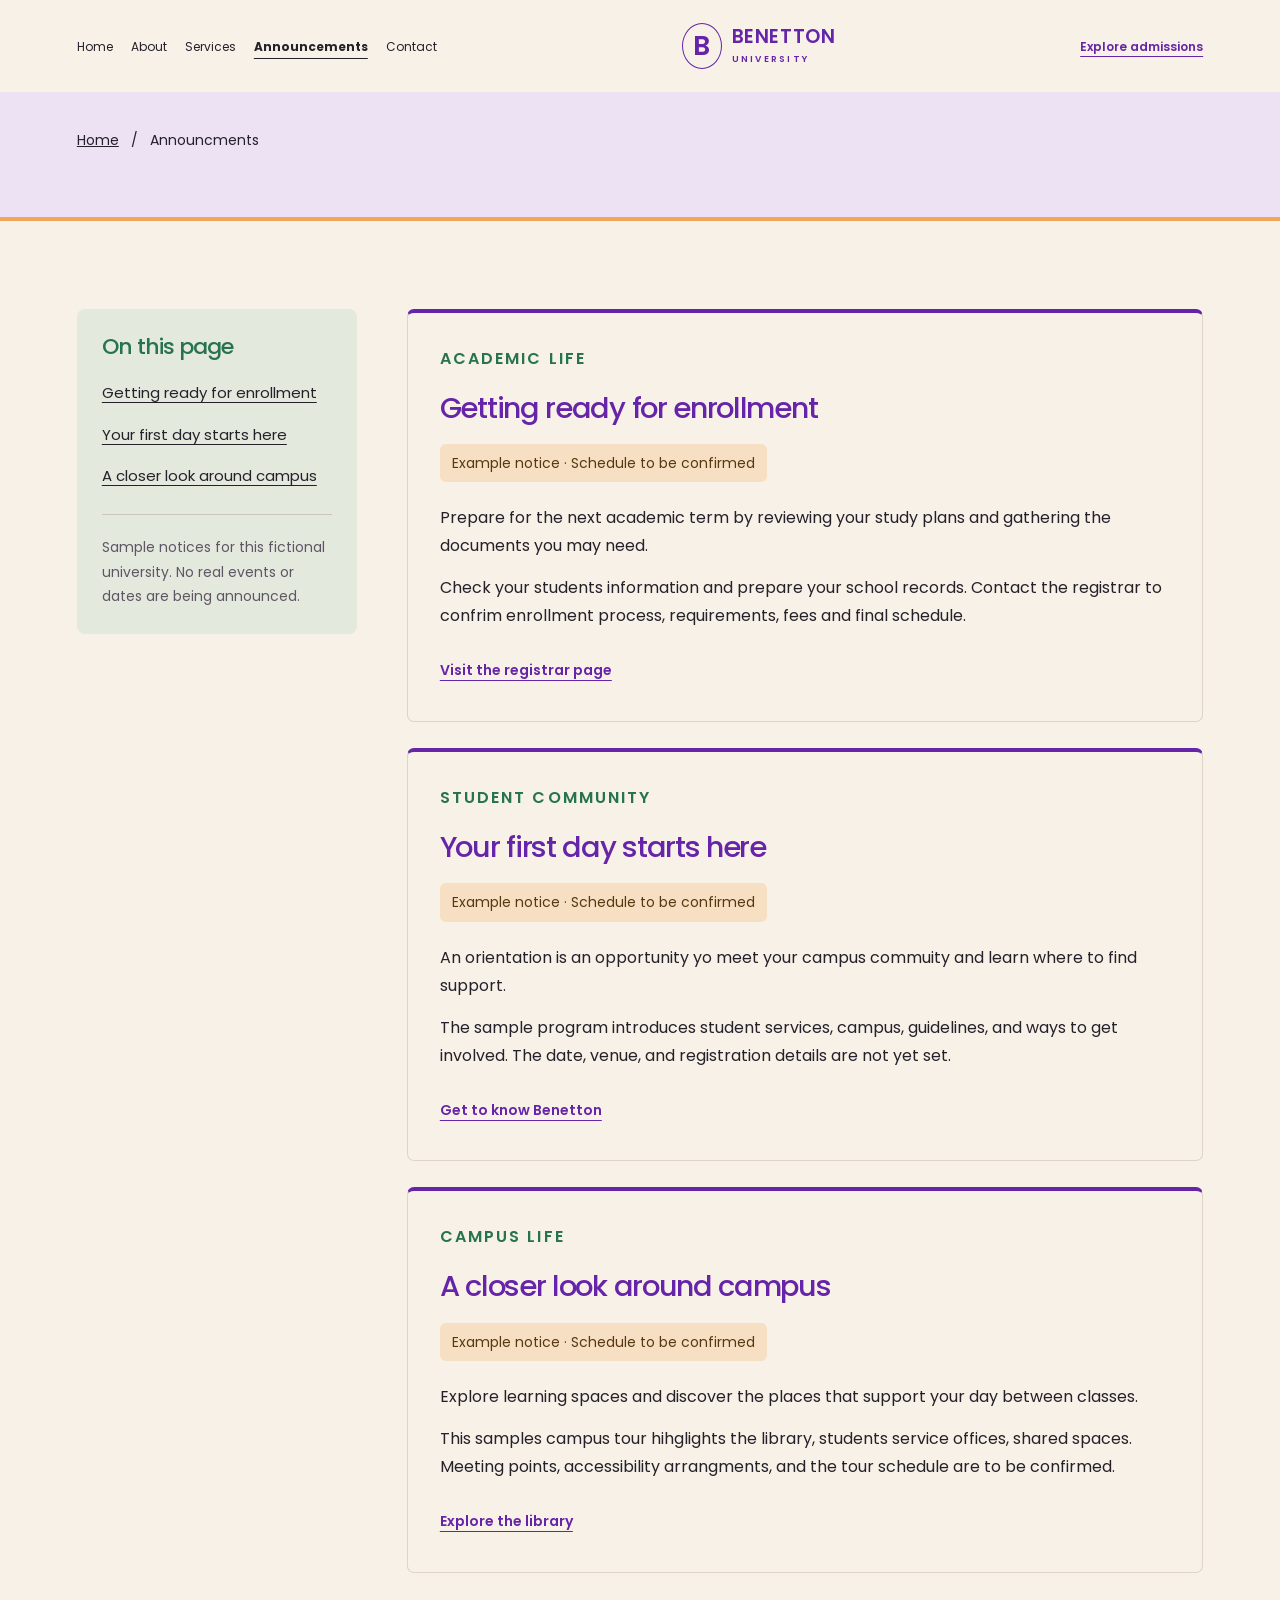
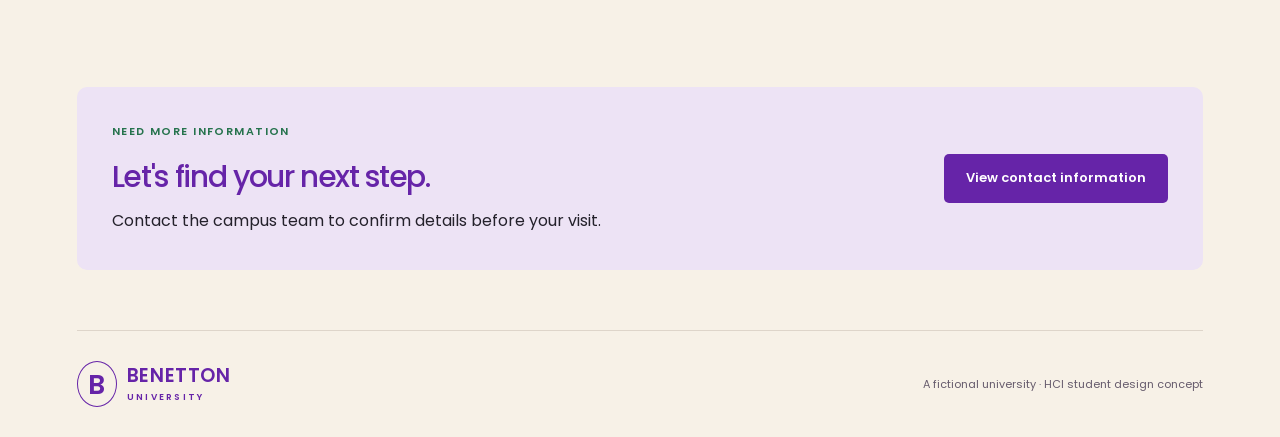
<file: announcement.html>
<!DOCTYPE html>
<html lang="en">
<head>
  <meta charset="UTF-8">
  <meta name="viewport" content="width=device-width, initial-scale=1.0">

  <title>Announcements | Benetton University</title>

  <meta
    name="description"
    content="Read campus updates, enrollment reminders, and student community notices in one place."
  >

  <link rel="preconnect" href="https://fonts.googleapis.com">
  <link rel="preconnect" href="https://fonts.gstatic.com" crossorigin>

  <link
    href="https://fonts.googleapis.com/css2?family=Poppins:ital,wght@0,400;0,500;0,600;0,700;1,400&display=swap"
    rel="stylesheet"
  >

  <link rel="stylesheet" href="styles.css">
</head>

<body>

    <a class="skip" href="#main">Skip to content</a>

    <!-- MAIN NAVIGATION -->
    <header>
        <div class="wrap header-inner">

            <nav aria-label="Main navigation">
                <a href="index.html#home">Home</a>
                <a href="about.html">About</a>
                <a href="index.html#services">Services</a>
                <a href="announcement.html" aria-current="page">Announcements</a>
                <a href="index.html#contact">Contact</a>
            </nav>

            <a class="brand" href="index.html#home">
                <span class="seal">B</span>
                <span>
                    BENETTON
                    <small>UNIVERSITY</small>
                </span>
            </a>

            <a class="header-cta" href="index.html#admissions">
                Explore admissions
            </a>
        </div>
    </header>

    <main>

        <!-- PAGE TITLE -->
         <section class="page-intro">
            <div class="wrap">

                <nav class="breadcrumbs" aria-label="Breadcrumb">
                    <a href="index.html">Home</a>
                    <span>/</span>
                    <span aria-current="page">Announcments</span>
                </nav>
            </div>
         </section>

         <section class="section wrap announcement-layout">

            <!-- SHORTCUTS TO EACH ANNOUNCMENT -->
            <aside class="notice-index">

                <h2>On this page</h2>

                <a href="#enrollment">Getting ready for enrollment</a>
                <a href="#orientation">Your first day starts here</a>
                <a href="#campus-tour">A closer look around campus</a>

                <p class="demo-note">
                    Sample notices for this fictional university.
                    No real events or dates are being announced.
                </p>
            </aside>

            <!-- FULL ANNOUNCEMENT -->
            <div class="notice-list">

                <article id="enrollment" class="notice">

                    <p class="eyebrow">ACADEMIC LIFE</p>

                    <h2>Getting ready for enrollment</h2>

                    <span class="notice-status">
                        Example notice · Schedule to be confirmed
                    </span>

                    <p>
                        Prepare for the next academic term by reviewing your study plans and gathering the documents you may need.
                    </p>

                    <p>
                        Check your students information and prepare your school records. Contact the registrar to confrim enrollment process, requirements, fees and final schedule.
                    </p>

                    <a class="service-link" href="registrar.html">
                        Visit the registrar page
                    </a>
                </article>

                <article id="orientation" class="notice">

                    <p class="eyebrow">STUDENT COMMUNITY</p>

                    <h2>Your first day starts here</h2>

                    <span class="notice-status">
                        Example notice · Schedule to be confirmed
                    </span>

                    <p>
                        An orientation is an opportunity yo meet your campus commuity and learn where to find support.
                    </p>

                    <p>
                        The sample program introduces student services, campus, guidelines, and ways to get involved. The date, venue, and registration details are not yet set.
                    </p>

                    <a class="service-link" href="about.html">
                        Get to know Benetton
                    </a>

                </article>

                <article id="campus-tour" class="notice">
                    
                    <p class="eyebrow">CAMPUS LIFE</p>

                    <h2>A closer look around campus</h2>

                    <span class="notice-status">
                        Example notice · Schedule to be confirmed
                    </span>

                    <p>
                        Explore learning spaces and discover the places that support your day between classes.
                    </p>

                    <p>
                        This samples campus tour hihglights the library, students service offices, shared spaces. Meeting points, accessibility arrangments, and the tour schedule are to be confirmed.
                    </p>

                    <a class="service-link" href="library.html">
                        Explore the library
                    </a>
                    
                </article>

            </div>

         </section>
         
         <section class="wrap next-step"> 
            
            <div>
                <p class="eyebrow">NEED MORE INFORMATION</p>
                <h2>Let's find your next step.</h2>
                <p>Contact the campus team to confirm details before your visit.</p>
            </div>

            <a class="button purple" href="index.html#contact">
                View contact information
            </a>
    </main>

     <footer class="wrap">

        <a class="brand" href="index.html#home">
            <span class="seal">B</span>
            <span>
                BENETTON
                <small>UNIVERSITY</small>
            </span>
        </a>

         <div>
             <p>A fictional university · HCI student design concept</p>
         </div>

     </footer>
</body>
    
</html>
</file>
<file: styles.css>
/* =========================================
   COLORS AND GENERAL STYLES
   ========================================= */

:root {
  --purple: #6624a8;
  --green: #26734d;
  --orange: #f2a65a;
  --cream: #f7f1e7;
  --text: #24212b;
  --line: #ded5ca;
}

* {
  box-sizing: border-box;
}

html {
  scroll-behavior: smooth;
  scroll-padding-top: 22px;
}

body {
  margin: 0;
  background: var(--cream);
  color: var(--text);
  font: 16px / 1.75 "Poppins", sans-serif;
}

button,
input,
select,
textarea {
  font: inherit;
}

h1,
h2,
h3,
p,
figure {
  margin: 0;
}

h1,
h2,
h3 {
  line-height: 1.22;
}

h1,
h2 {
  font-weight: 500;
  letter-spacing: -0.045em;
}

h1 {
  font-size: clamp(38px, 4.6vw, 66px);
}

h2 {
  font-size: clamp(30px, 3vw, 43px);
}

h3 {
  font-size: 21px;
  font-weight: 600;
}

p + p {
  margin-top: 14px;
}

a {
  color: inherit;
}

img {
  display: block;
  width: 100%;
  object-fit: cover;
}

.wrap {
  width: min(1150px, 88%);
  margin: auto;
}

.section {
  padding: 88px 0;
}

.eyebrow {
  font-size: 11px;
  font-weight: 600;
  letter-spacing: 0.13em;
  color: var(--green);
  margin-bottom: 18px;
}


/* =========================================
   HEADER AND NAVIGATION
   ========================================= */

.header-inner {
  display: flex;
  align-items: center;
  justify-content: space-between;
  gap: 25px;
  padding: 23px 0;
}

.brand {
  display: flex;
  align-items: center;
  gap: 10px;
  color: var(--purple);
  text-decoration: none;
  font-size: 19px;
  font-weight: 600;
  letter-spacing: 0.03em;
  line-height: 1.1;
}

.brand small {
  display: block;
  font-size: 9px;
  letter-spacing: 0.25em;
  margin-top: 7px;
}

.seal {
  width: 40px;
  height: 46px;
  border: 1px solid var(--purple);
  border-radius: 50%;
  display: grid;
  place-items: center;
  font-size: 27px;
}

nav {
  display: flex;
  flex-wrap: wrap;
  gap: 18px;
}

nav a {
  font-size: 12px;
  text-decoration: none;
  padding: 10px 0;
}

nav a:hover {
  text-decoration: underline;
  text-underline-offset: 6px;
}

.header-cta {
  font-size: 12px;
  font-weight: 600;
  color: var(--purple);
  text-underline-offset: 5px;
}


/* =========================================
   HOME BANNER
   ========================================= */

.hero {
  width: calc(100% - 32px);
  max-width: 1600px;
  margin: auto;
  min-height: 600px;
  border-radius: 12px;
  position: relative;
  overflow: hidden;
  display: grid;
  place-items: center;
  text-align: center;
  padding: 65px 20px;
}

.hero-bg,
.hero-shade {
  position: absolute;
  inset: 0;
  height: 100%;
}

.hero-shade {
  background: linear-gradient(
    180deg,
    #21152d88,
    #21152db5
  );
}

.hero-content {
  position: relative;
  color: white;
  max-width: 950px;
}

.hero-seal {
  font-size: 44px;
  border: 2px solid #f7f1e7aa;
  border-radius: 50%;
  width: 78px;
  height: 86px;
  margin: 0 auto 24px;
  display: grid;
  place-items: center;
}

.hero .eyebrow {
  color: var(--orange);
  font-size: 10px;
}

.hero-content > p:not(.eyebrow) {
  margin: 22px 0 28px;
  font-size: 15px;
}


/* =========================================
   BUTTONS
   ========================================= */

.button {
  display: inline-block;
  padding: 13px 22px;
  border-radius: 5px;
  font-size: 13px;
  font-weight: 600;
  text-decoration: none;
  transition:
    transform 0.2s,
    background 0.2s;
}

.button:hover {
  transform: translateY(-3px);
}

.purple {
  background: var(--purple);
  color: white;
}

.purple:hover {
  background: #4f1788;
}

.orange {
  background: var(--orange);
  color: var(--text);
}

.orange:hover {
  background: #ffc17d;
}


/* =========================================
   PROGRAMS
   ========================================= */

.programs {
  display: grid;
  grid-template-columns: 0.9fr 1.1fr;
  gap: 85px;
  align-items: center;
}

.program-intro h2 {
  color: var(--purple);
  margin-bottom: 24px;
}

.program-intro > p:not(.eyebrow) {
  font-size: 15px;
  color: #635b67;
  margin-bottom: 28px;
  max-width: 400px;
}

.section-number {
  display: block;
  margin-top: 50px;
  font-size: 11px;
  color: var(--green);
  letter-spacing: 0.17em;
}

.program-grid {
  display: grid;
  grid-template-columns: 1fr 1fr;
  gap: 20px;
  padding-bottom: 32px;
}

.program-card {
  position: relative;
  height: 230px;
  overflow: hidden;
  border-radius: 7px;
  background: var(--green);
  color: white;
  text-decoration: none;
}

.program-card:nth-child(even) {
  transform: translateY(32px);
}

.program-card::after {
  content: "";
  position: absolute;
  inset: 0;
  background: linear-gradient(
    transparent 20%,
    #17121bdd
  );
}

.program-card img {
  height: 100%;
  transition: transform 0.3s;
}

.program-card:hover img {
  transform: scale(1.06);
}

.program-card > div {
  position: absolute;
  bottom: 20px;
  left: 18px;
  right: 18px;
  z-index: 1;
}

.program-card small {
  font-size: 8px;
  letter-spacing: 0.08em;
}

.program-card h3 {
  font-size: 17px;
  margin-top: 5px;
}


/* =========================================
   ABOUT SECTION ON THE HOMEPAGE
   ========================================= */

.about-band {
  background: var(--purple);
  color: white;
  padding-top: 64px;
  position: relative;
  margin-bottom: 90px;
}

.about-grid {
  display: grid;
  grid-template-columns: 1fr 1.15fr;
  gap: 75px;
  position: relative;
  z-index: 1;
}

.about-band .eyebrow {
  color: var(--orange);
}

.about-band h2 {
  font-size: 38px;
  margin-bottom: 26px;
}

.light-link {
  font-size: 13px;
  text-underline-offset: 6px;
}

.about-grid > div > p:not(.eyebrow) {
  font-size: 14px;
  margin-bottom: 25px;
}

.about-grid img {
  height: 285px;
  position: relative;
  margin-bottom: -65px;
  border-radius: 4px;
}

.outline-word {
  font-size: clamp(55px, 8vw, 110px);
  font-weight: 600;
  line-height: 1.2;
  color: transparent;
  -webkit-text-stroke: 1px #ffffff55;
  padding: 20px 6% 0;
  white-space: nowrap;
  overflow: hidden;
}


/* =========================================
   ENROLLMENT AND FEE CARDS
   ========================================= */

.fees {
  display: grid;
  grid-template-columns: 1.1fr 1fr 1fr;
  gap: 24px;
  padding-top: 25px;
  align-items: start;
}

.fees > div {
  padding-right: 20px;
}

.fees h2 {
  color: var(--purple);
  margin-bottom: 22px;
}

.fees > div > p:not(.eyebrow) {
  font-size: 14px;
  color: #635b67;
  margin-bottom: 24px;
}

.fee-card {
  background: var(--purple);
  color: white;
  padding: 30px 25px;
  border-radius: 5px;
  min-height: 330px;
}

.fee-card .eyebrow {
  color: var(--orange);
  font-size: 10px;
}

.fee-card h3 {
  font-size: 21px;
}

.fee-card ul {
  padding-left: 18px;
  font-size: 13px;
  line-height: 1.8;
  margin: 24px 0;
}

.fee-card li {
  margin-bottom: 10px;
}

.fee-card.light {
  background: #e4e9de;
  color: var(--text);
}

.fee-card.light .eyebrow {
  color: var(--green);
}

.note {
  font-size: 11px;
  border-top: 1px solid #ffffff50;
  padding-top: 13px;
}

.light .note {
  border-color: #b9c8b4;
}


/* =========================================
   CAMPUS LIFE
   ========================================= */

.campus-band {
  background: var(--green);
  color: white;
  padding-top: 45px;
}

.campus-heading {
  display: grid;
  grid-template-columns: 1fr 2fr;
  gap: 30px;
  padding-bottom: 35px;
  align-items: start;
}

.pill {
  border: 1px solid currentColor;
  border-radius: 30px;
  font-size: 11px;
  padding: 6px 14px;
  width: fit-content;
}

.campus-heading p {
  font-size: 14px;
  margin-top: 17px;
  max-width: 590px;
}

.campus-band > img {
  height: 350px;
  object-position: center 57%;
}


/* =========================================
   SECTION HEADINGS AND SERVICE CARDS
   ========================================= */

.section-head {
  display: flex;
  align-items: end;
  justify-content: space-between;
  gap: 25px;
  margin-bottom: 35px;
}

.section-head h2 {
  color: var(--purple);
}

.section-head > p {
  font-size: 13px;
  color: #655a68;
}

.section-head .eyebrow {
  margin-bottom: 10px;
}

.services-grid {
  display: grid;
  grid-template-columns: repeat(3, 1fr);
  gap: 26px;
}

.services-grid article {
  padding: 25px;
  border: 1px solid var(--line);
  border-top: 3px solid var(--purple);
  border-radius: 5px;
}

.services-grid article:nth-child(2) {
  border-top-color: var(--green);
}

.services-grid article:nth-child(3) {
  border-top-color: var(--orange);
}

.service-num {
  display: block;
  font-size: 12px;
  color: var(--green);
  margin-bottom: 22px;
}

.services-grid h3 {
  color: var(--purple);
  margin-bottom: 12px;
}

.services-grid p {
  font-size: 14px;
  color: #615866;
}

.services-grid details {
  margin-top: 22px;
  font-size: 12px;
}

.services-grid summary {
  cursor: pointer;
  color: var(--purple);
  font-weight: 600;
  padding: 8px 0;
}

.services-grid details p {
  margin-top: 12px;
  font-size: 13px;
}


/* =========================================
   ADMISSIONS
   ========================================= */

.admissions {
  background: #eee7df;
}

.center-heading {
  text-align: center;
  margin-bottom: 35px;
}

.center-heading h2 {
  color: var(--purple);
  margin-bottom: 13px;
}

.center-heading > p:last-child {
  font-size: 14px;
  color: #665c68;
}

.admission-grid {
  display: grid;
  grid-template-columns: 1fr 1fr;
  max-width: 980px;
  margin: auto;
  align-items: stretch;
}

.admission-grid > img {
  height: 100%;
  min-height: 430px;
  border-radius: 7px 0 0 7px;
}

.admission-panel {
  background: var(--cream);
  padding: 38px;
  border: 1px solid var(--line);
  border-radius: 0 7px 7px 0;
}

.admission-panel ol {
  padding-left: 20px;
  margin: 23px 0;
}

.admission-panel li {
  margin-bottom: 17px;
  font-size: 13px;
  padding-left: 5px;
}

.admission-panel li span {
  display: block;
  color: #655b6b;
  font-size: 12px;
  margin-top: 4px;
}

.admission-panel .button {
  display: block;
  text-align: center;
}

.admission-panel > small {
  display: block;
  font-size: 10px;
  margin-top: 13px;
  color: #655b6b;
}


/* =========================================
   HOMEPAGE ANNOUNCEMENT CARDS
   ========================================= */

.events {
  display: grid;
  grid-template-columns: repeat(3, 1fr);
  gap: 24px;
}

.events article {
  border: 1px solid var(--line);
  border-radius: 5px;
  overflow: hidden;
}

.events img {
  height: 200px;
}

.events article > div {
  padding: 23px;
}

.events .eyebrow {
  font-size: 9px;
  margin-bottom: 12px;
  display: block;
}

.events h3 {
  font-size: 19px;
  margin-bottom: 12px;
}

.events p {
  font-size: 13px;
  color: #635967;
}


/* =========================================
   CONTACT AND FOOTER
   ========================================= */

.contact-banner {
  background: var(--purple);
  color: white;
  padding: 40px 50px;
  border-radius: 8px;
  display: grid;
  grid-template-columns: 1fr 1fr;
  gap: 45px;
  margin-bottom: 45px;
}

.contact-banner .eyebrow {
  color: var(--orange);
}

.contact-banner h2 {
  font-size: 34px;
}

address {
  font-style: normal;
  align-self: center;
  font-size: 13px;
}

address p + p {
  margin-top: 8px;
}

address small {
  display: block;
  font-size: 11px;
  margin-top: 10px;
  color: #e5cdef;
}

footer {
  border-top: 1px solid var(--line);
  padding: 30px 0;
  display: flex;
  justify-content: space-between;
  gap: 30px;
  align-items: center;
}

footer > div {
  font-size: 11px;
  text-align: right;
  color: #665b6c;
}

footer small {
  font-size: 10px;
}

.source-links {
  margin-top: 8px;
}

.site-footer {
  display: block;
  padding-bottom: 0;
}

.footer-info {
  display: flex;
  flex-wrap: wrap;
  justify-content: space-between;
  align-items: center;
  gap: 24px;
  margin-bottom: 24px;
}

.footer-photo {
  width: 100%;
  height: clamp(190px, 32vw, 350px);
  object-fit: cover;
  object-position: center;
}


/* =========================================
   KEYBOARD ACCESSIBILITY
   ========================================= */

.skip {
  position: absolute;
  top: -100px;
  left: 12px;
  background: var(--purple);
  color: white;
  padding: 10px;
  z-index: 10;
}

.skip:focus {
  top: 10px;
}

a:focus-visible,
summary:focus-visible {
  outline: 3px solid var(--orange);
  outline-offset: 5px;
}

.services-grid summary:focus-visible,
header a:focus-visible {
  outline-color: var(--green);
}


/* =========================================
   DESKTOP HEADER POSITION
   ========================================= */

@media (min-width: 1000px) {
  .header-inner {
    display: grid;
    grid-template-columns: auto auto auto;
  }
}


/* =========================================
   TABLET LAYOUT
   ========================================= */

@media (max-width: 1000px) {
  .header-inner {
    flex-wrap: wrap;
  }

  .brand {
    order: -1;
  }

  .header-cta {
    display: none;
  }

  .programs {
    gap: 40px;
  }

  .about-grid {
    gap: 40px;
  }

  .fees {
    grid-template-columns: 1fr 1fr;
  }

  .fees > div {
    grid-column: 1 / -1;
  }

  .services-grid {
    gap: 14px;
  }

  .contact-banner {
    padding: 35px;
  }
}


/* =========================================
   PHONE LAYOUT
   ========================================= */

@media (max-width: 700px) {
  .wrap {
    width: 88%;
  }

  .section {
    padding: 55px 0;
  }

  .header-inner {
    gap: 17px;
  }

  nav {
    gap: 14px;
  }

  nav a {
    font-size: 11px;
  }

  .hero {
    min-height: 520px;
    width: calc(100% - 20px);
    padding: 45px 20px;
  }

  h1 {
    font-size: 37px;
  }

  .hero-content > p:not(.eyebrow) {
    font-size: 13px;
  }

  .hero-content br {
    display: none;
  }

  .hero .eyebrow {
    font-size: 8px;
  }

  .programs,
  .about-grid,
  .fees,
  .admission-grid,
  .contact-banner {
    grid-template-columns: 1fr;
  }

  .programs {
    gap: 30px;
  }

  .section-number {
    margin-top: 25px;
  }

  .program-grid {
    gap: 12px;
  }

  .program-card {
    height: 210px;
  }

  .program-card h3 {
    font-size: 14px;
  }

  .program-card small {
    font-size: 7px;
  }

  .program-card > div {
    left: 13px;
    right: 13px;
  }

  .about-band {
    padding-top: 45px;
    margin-bottom: 45px;
  }

  .about-grid {
    gap: 28px;
  }

  .about-band h2 {
    font-size: 32px;
  }

  .about-grid img {
    margin-bottom: 0;
    height: 250px;
  }

  .outline-word {
    padding-top: 20px;
    padding-bottom: 10px;
    font-size: 49px;
  }

  .fees > div {
    grid-column: auto;
  }

  .fee-card {
    min-height: 0;
  }

  .campus-heading {
    grid-template-columns: 1fr;
    gap: 20px;
  }

  .campus-band > img {
    height: 260px;
  }

  .section-head {
    flex-direction: column;
    align-items: start;
  }

  .services-grid,
  .events {
    grid-template-columns: 1fr;
  }

  .admission-grid > img {
    height: 270px;
    min-height: 0;
    border-radius: 7px 7px 0 0;
  }

  .admission-panel {
    padding: 25px;
    border-radius: 0 0 7px 7px;
  }

  .events img {
    height: 240px;
  }

  .contact-banner {
    gap: 28px;
    padding: 30px;
  }

  .contact-banner h2 {
    font-size: 30px;
  }

  footer {
    flex-direction: column;
    align-items: start;
  }

  footer > div {
    text-align: left;
  }
}


/* Respect visitors who prefer less animation */

@media (prefers-reduced-motion: reduce) {
  html {
    scroll-behavior: auto;
  }

  * {
    transition: none !important;
  }
}


/* =========================================
   SHARED STYLES FOR ADDITIONAL PAGES
   Library, Registrar, Canteen,
   About, and Announcements
   ========================================= */

.service-link {
  display: block;
  width: fit-content;
  margin-top: 22px;
  color: var(--purple);
  font-size: 14px;
  font-weight: 600;
  text-underline-offset: 5px;
  padding: 6px 0;
}

.page-intro {
  background: #ece2f4;
  padding: 26px 0 54px;
  border-bottom: 4px solid var(--orange);
}

.page-intro h1 {
  color: var(--purple);
  font-size: clamp(38px, 5vw, 62px);
}

.page-intro .eyebrow {
  margin-top: 28px;
}

.page-lead {
  max-width: 720px;
  margin-top: 20px;
  font-size: 18px;
  color: #53455d;
}


/* Breadcrumb navigation */

.breadcrumbs {
  display: flex;
  gap: 12px;
  font-size: 14px;
  align-items: center;
  flex-wrap: wrap;
}

.breadcrumbs a {
  font-size: 14px;
  text-decoration: underline;
}


/* Links between the three service pages */

.service-tabs {
  display: flex;
  gap: 16px;
  flex-wrap: wrap;
  padding: 25px 0 0;
}

.service-tabs a {
  padding: 9px 20px;
  border: 1px solid var(--purple);
  border-radius: 30px;
  text-decoration: none;
  color: var(--purple);
  font-size: 15px;
}

.service-tabs a[aria-current="page"] {
  background: var(--purple);
  color: white;
}

header a[aria-current] {
  font-weight: 700;
  text-decoration: underline;
  text-underline-offset: 7px;
}


/* Information cards */

.info-grid {
  display: grid;
  grid-template-columns: repeat(3, 1fr);
  gap: 24px;
}

.info-card {
  padding: 30px;
  border: 1px solid var(--line);
  border-top: 3px solid var(--green);
  border-radius: 7px;
  background: var(--cream);
}

.info-card h3 {
  color: var(--purple);
  margin-bottom: 15px;
}

.info-card p {
  font-size: 16px;
  color: #5f5665;
}


/* Main content and visit-information sidebar */

.detail-layout {
  display: grid;
  grid-template-columns: 1.6fr 1fr;
  gap: 60px;
  align-items: start;
  padding-bottom: 60px;
}

.detail-layout h2 {
  color: var(--purple);
}

.steps {
  padding-left: 24px;
  margin: 28px 0;
}

.steps li {
  padding: 0 0 20px 10px;
}

.steps span {
  display: block;
  color: #625968;
  margin-top: 6px;
}

.visit-panel {
  background: #e4e9de;
  padding: 30px;
  border-radius: 8px;
}

.visit-panel h3 {
  color: var(--green);
}

.visit-panel dt {
  font-size: 14px;
  font-weight: 600;
  margin-top: 20px;
}

.visit-panel dd {
  margin: 5px 0 0;
}

.demo-note {
  font-size: 14px;
  color: #5f5665;
  border-top: 1px solid #c9c5bb;
  padding-top: 20px;
  margin-top: 25px;
}


/* Expandable questions and answers */

.faq details {
  padding: 18px 0;
  border-top: 1px solid var(--line);
}

.faq summary {
  cursor: pointer;
  color: var(--purple);
  font-weight: 600;
}

.faq details p {
  padding-top: 15px;
}

.campus-list {
  padding-left: 22px;
}

.campus-list li {
  margin: 18px 0;
}


/* Contact prompt at the bottom of additional pages */

.next-step {
  display: flex;
  align-items: center;
  justify-content: space-between;
  gap: 30px;
  background: #ede3f5;
  border-radius: 10px;
  padding: 35px;
  margin-bottom: 60px;
}

.next-step h2 {
  color: var(--purple);
  font-size: 30px;
  margin-bottom: 12px;
}

.next-step .button {
  flex-shrink: 0;
}


/* =========================================
   ABOUT PAGE
   ========================================= */

.about-page {
  display: grid;
  grid-template-columns: 1fr 1fr;
  gap: 60px;
  align-items: center;
}

.about-page h2 {
  color: var(--purple);
  margin-bottom: 25px;
}

.about-page img {
  height: 440px;
  border-radius: 8px 70px 8px 8px;
}

.values-section {
  background: var(--green);
  padding: 50px 0;
}


/* =========================================
   ANNOUNCEMENTS PAGE
   ========================================= */

.announcement-layout {
  display: grid;
  grid-template-columns: 280px 1fr;
  gap: 50px;
  align-items: start;
}

.notice-index {
  background: #e4e9de;
  padding: 25px;
  border-radius: 8px;
}

.notice-index h2 {
  font-size: 22px;
  color: var(--green);
  margin-bottom: 20px;
}

.notice-index a {
  display: block;
  font-size: 15px;
  margin-top: 15px;
  text-underline-offset: 4px;
}

.notice {
  padding: 32px;
  border: 1px solid var(--line);
  border-top: 4px solid var(--purple);
  border-radius: 7px;
  margin-bottom: 26px;
  scroll-margin-top: 25px;
}

.notice h2 {
  font-size: 29px;
  color: var(--purple);
  margin-bottom: 18px;
}

.notice-status {
  display: inline-block;
  background: #f7dfc3;
  color: #58380f;
  padding: 7px 12px;
  border-radius: 6px;
  font-size: 14px;
  margin-bottom: 22px;
}

.notice p {
  font-size: 16px;
}

.notice:target {
  outline: 2px solid var(--purple);
  outline-offset: 5px;
}


/* =========================================
   RESPONSIVE ADDITIONAL PAGES
   ========================================= */

@media (max-width: 760px) {
  .info-grid,
  .detail-layout,
  .about-page,
  .announcement-layout {
    grid-template-columns: 1fr;
  }

  .detail-layout,
  .about-page,
  .announcement-layout {
    gap: 30px;
  }

  .next-step {
    flex-direction: column;
    align-items: start;
    padding: 25px;
  }

  .page-lead {
    font-size: 16px;
  }

  .page-intro {
    padding-bottom: 35px;
  }

  .about-page img {
    height: 280px;
  }

  .info-card,
  .notice {
    padding: 24px;
  }

  .service-tabs {
    gap: 10px;
  }

  .service-tabs a {
    padding: 8px 15px;
  }

  .announcement-layout {
    padding-top: 35px;
  }
}
</file>
